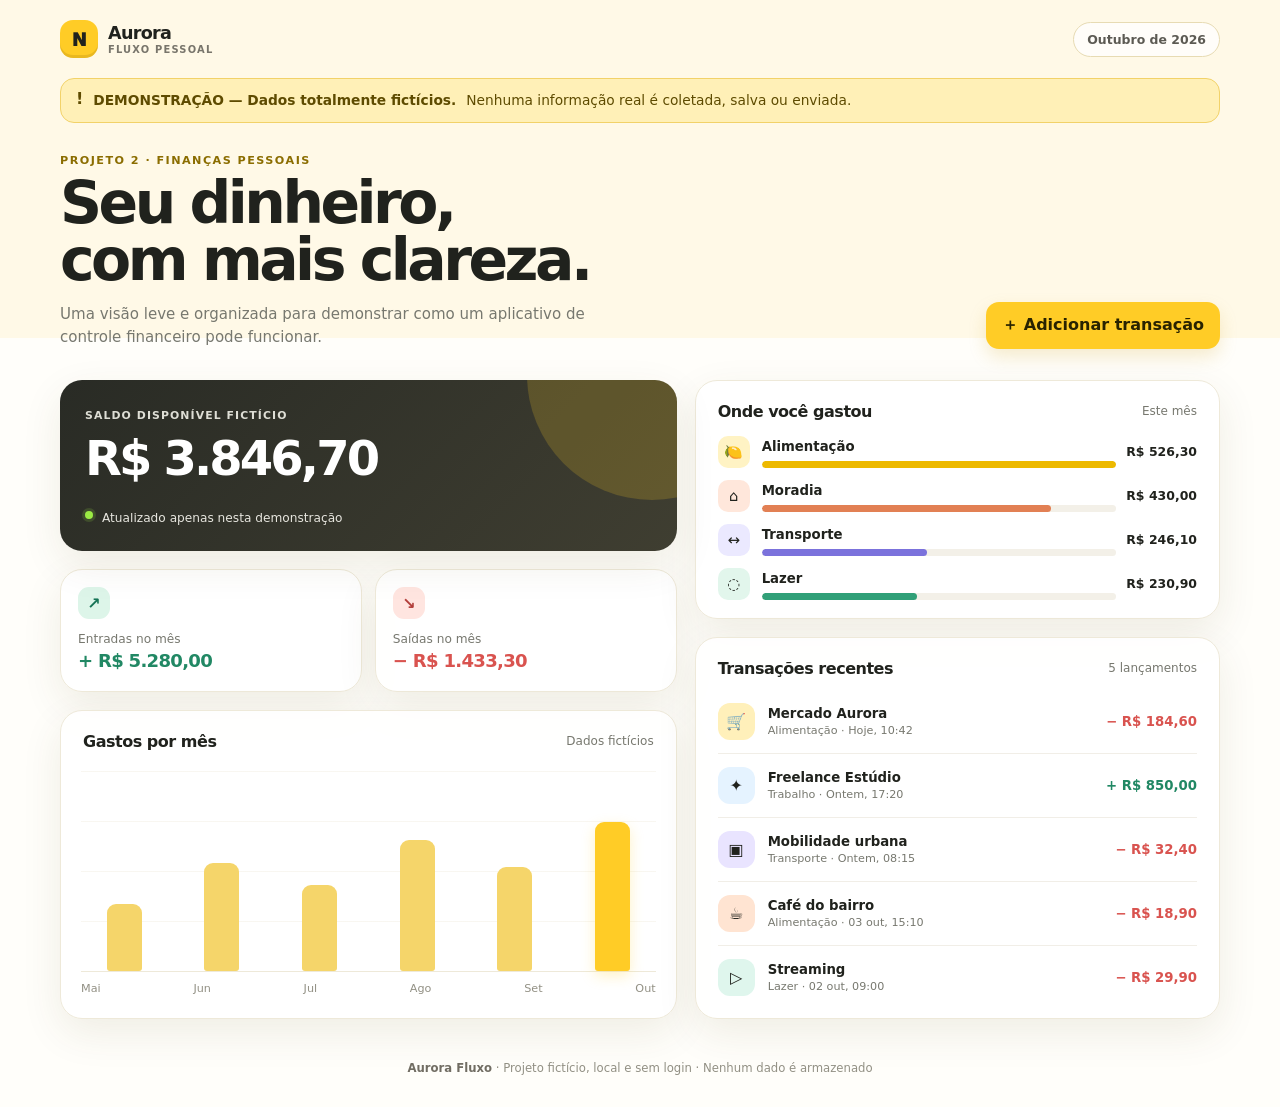
<file: demo-finance.html>
<!doctype html>
<html lang="pt-BR">
<head>
  <meta charset="utf-8">
  <meta name="viewport" content="width=device-width, initial-scale=1">
  <meta name="description" content="Demo fictícia de controle financeiro pessoal da Aurora.">
  <title>Aurora Fluxo — Controle financeiro demonstrativo</title>
  <style>
    :root{--yellow:#ffcc26;--yellow-deep:#eeb600;--ink:#20221d;--muted:#77786f;--paper:#fffefa;--wash:#fff9e6;--line:#eee9d9;--green:#218864;--red:#d9534f;--blue:#3b7ddd;--radius:22px;--shadow:0 14px 42px rgba(83,64,6,.09)}
    *{box-sizing:border-box} html{scroll-behavior:smooth} body{margin:0;min-width:320px;background:linear-gradient(180deg,#fff9e7 0 338px,#fffefa 338px);color:var(--ink);font-family:Inter,ui-sans-serif,system-ui,-apple-system,BlinkMacSystemFont,"Segoe UI",sans-serif}
    button,input,select{font:inherit}.shell{width:min(1160px,calc(100% - 32px));margin:auto}.top{height:78px;display:flex;align-items:center;justify-content:space-between;gap:15px}.brand{display:flex;align-items:center;gap:10px;font-size:1.1rem;font-weight:850;letter-spacing:-.04em}.logo{width:38px;height:38px;border-radius:13px;display:grid;place-items:center;background:var(--yellow);box-shadow:inset 0 -3px rgba(126,86,0,.17);font-weight:950;font-size:1.12rem}.brand small{display:block;font-size:.62rem;text-transform:uppercase;letter-spacing:.12em;color:#78756b;font-weight:750;margin-top:1px}.period{border:1px solid #e7dbb3;background:rgba(255,255,255,.75);color:#5c5a53;border-radius:99px;padding:9px 13px;font-size:.78rem;font-weight:700}
    .warning{display:flex;align-items:flex-start;gap:10px;background:#fff0b7;border:1px solid #f2d269;padding:12px 15px;border-radius:14px;color:#5e4b00;font-size:.86rem;line-height:1.38}.warning b{font-size:1rem;line-height:1}
    .hero{padding:31px 0 31px;display:flex;justify-content:space-between;gap:25px;align-items:end}.kicker{margin:0 0 8px;color:#8b6d00;font-size:.7rem;letter-spacing:.13em;text-transform:uppercase;font-weight:850}.hero h1{margin:0;letter-spacing:-.06em;font-size:clamp(2rem,5vw,3.65rem);line-height:.98}.hero p:not(.kicker){margin:14px 0 0;color:var(--muted);max-width:570px;line-height:1.5;font-size:.94rem}.new-btn{flex:0 0 auto;border:0;cursor:pointer;color:#292300;background:var(--yellow);border-radius:13px;padding:13px 16px;font-weight:850;box-shadow:0 8px 18px rgba(198,148,0,.18);transition:.2s transform,.2s filter}.new-btn:hover{filter:brightness(1.04);transform:translateY(-2px)}
    .dashboard{display:grid;grid-template-columns:1.08fr .92fr;gap:18px;padding-bottom:42px}.column{display:grid;gap:18px}.card{background:rgba(255,255,255,.92);border:1px solid var(--line);border-radius:var(--radius);box-shadow:var(--shadow)}.balance{padding:24px 25px;background:linear-gradient(135deg,#292b25,#3f3e31);color:#fff;border:0;position:relative;overflow:hidden}.balance:after{content:"";position:absolute;width:250px;height:250px;border-radius:50%;right:-100px;top:-130px;background:var(--yellow);opacity:.19}.balance-label{position:relative;z-index:1;color:#deded5;text-transform:uppercase;letter-spacing:.1em;font-weight:750;font-size:.68rem}.balance-value{position:relative;z-index:1;display:block;margin:7px 0 25px;font-size:clamp(2rem,5vw,3rem);font-weight:850;letter-spacing:-.06em}.balance-foot{position:relative;z-index:1;display:flex;gap:9px;font-size:.76rem;color:#e7e6df}.live{display:inline-block;width:8px;height:8px;border-radius:50%;background:#9bea44;box-shadow:0 0 0 3px rgba(155,234,68,.16)}
    .mini-grid{display:grid;grid-template-columns:1fr 1fr;gap:13px}.mini{padding:17px}.mini i{width:32px;height:32px;display:grid;place-items:center;border-radius:11px;font-style:normal;font-weight:900;font-size:1rem}.mini.in i{color:#157355;background:#ddf5e9}.mini.out i{color:#b23e3a;background:#ffe5e0}.mini label{display:block;margin-top:13px;color:var(--muted);font-size:.76rem}.mini strong{display:block;margin-top:4px;font-size:1.13rem;letter-spacing:-.04em}.positive{color:var(--green)}.negative{color:var(--red)}
    .card-head{display:flex;align-items:center;justify-content:space-between;padding:21px 22px 12px}.card-head h2{margin:0;font-size:1rem;letter-spacing:-.03em}.card-head span{font-size:.75rem;color:var(--muted)}.chart-box{padding:4px 20px 20px}.chart{height:205px;display:flex;align-items:flex-end;justify-content:space-between;gap:11px;border-bottom:1px solid var(--line);background:repeating-linear-gradient(to top,transparent 0,transparent 49px,#f2eee3 50px)}.bar-wrap{height:100%;display:flex;flex:1;min-width:22px;align-items:flex-end;justify-content:center;position:relative}.bar{width:min(35px,85%);height:var(--h);border-radius:9px 9px 3px 3px;background:var(--c,#f5d56a);transition:height .25s}.bar.now{background:var(--yellow);box-shadow:0 5px 14px rgba(255,204,38,.26)}.bar-wrap:hover .bar{filter:brightness(.93)}.bar-wrap:hover:after{content:attr(data-label);position:absolute;bottom:calc(var(--h) + 9px);z-index:2;color:#fff;background:#292b25;padding:4px 6px;border-radius:6px;font-size:.67rem;white-space:nowrap}.months{display:flex;justify-content:space-between;padding-top:10px;color:#929084;font-size:.7rem}
    .categories{padding:3px 22px 18px;display:grid;gap:12px}.category{display:grid;grid-template-columns:34px 1fr auto;align-items:center;gap:10px}.cat-icon{width:32px;height:32px;border-radius:10px;display:grid;place-items:center;font-size:.93rem}.cat-name{font-size:.83rem;font-weight:700}.cat-bar{height:7px;border-radius:99px;background:#f3f0e8;margin-top:6px;overflow:hidden}.cat-bar span{display:block;height:100%;border-radius:inherit;background:var(--color);width:var(--width)}.cat-amount{font-size:.78rem;font-weight:800}
    .transactions{overflow:hidden}.transaction-list{padding:0 22px 9px}.txn{display:grid;grid-template-columns:39px minmax(0,1fr) auto;gap:11px;align-items:center;padding:13px 0;border-bottom:1px solid #f1eee7}.txn:last-child{border-bottom:0}.txn-icon{width:37px;height:37px;border-radius:12px;display:grid;place-items:center;background:var(--icon-bg,#fff1bf);font-size:1rem}.txn-name{display:block;font-size:.83rem;font-weight:760;overflow:hidden;text-overflow:ellipsis;white-space:nowrap}.txn-date{display:block;margin-top:3px;font-size:.7rem;color:var(--muted)}.txn-value{font-size:.83rem;font-weight:850;white-space:nowrap}.empty-txns{padding:22px;color:var(--muted);font-size:.82rem;text-align:center}.privacy{padding:0 0 32px;text-align:center;color:#929084;font-size:.73rem}.privacy b{color:#716d63}
    dialog{width:min(460px,calc(100% - 28px));padding:0;border:0;border-radius:22px;box-shadow:0 26px 70px rgba(40,31,1,.28);color:var(--ink)}dialog::backdrop{background:rgba(55,43,4,.3);backdrop-filter:blur(3px)}.modal{padding:25px}.modal-top{display:flex;justify-content:space-between;align-items:flex-start;gap:18px}.modal h2{font-size:1.24rem;letter-spacing:-.045em;margin:0}.modal p{margin:7px 0 19px;color:var(--muted);font-size:.82rem;line-height:1.48}.close{border:0;background:#f4f1e9;border-radius:9px;width:31px;height:31px;cursor:pointer;font-size:1.2rem;color:#706e65}.form{display:grid;gap:12px}.form-row{display:grid;grid-template-columns:1fr 1fr;gap:12px}.field label{display:block;margin:0 0 6px;font-size:.72rem;color:#64645e;font-weight:750}.field input,.field select{width:100%;border:1px solid #e7e2d4;background:#fffefa;border-radius:11px;padding:11px;color:var(--ink);outline:none;font-size:.86rem}.field input:focus,.field select:focus{border-color:#e7ba13;box-shadow:0 0 0 3px rgba(255,204,38,.2)}.type-toggle{display:flex;border-radius:11px;background:#f3f0e7;padding:3px}.type-toggle button{flex:1;border:0;border-radius:8px;padding:8px;background:transparent;color:#737168;font-size:.78rem;font-weight:800;cursor:pointer}.type-toggle button.active{background:#fff;color:#37352e;box-shadow:0 2px 5px rgba(0,0,0,.08)}.save{border:0;border-radius:12px;background:var(--yellow);padding:12px;cursor:pointer;color:#302700;font-weight:850}.form-note{margin:0;text-align:center;color:#99958b;font-size:.68rem}
    @media(max-width:800px){.dashboard{grid-template-columns:1fr}.column.right{display:contents}.transactions{order:2}.hero{align-items:start;flex-direction:column}.new-btn{width:100%}}@media(max-width:470px){.shell{width:min(100% - 24px,1160px)}.top{height:68px}.period{font-size:.69rem}.hero{padding:24px 0}.dashboard{gap:13px}.card-head{padding:18px 17px 10px}.balance{padding:22px}.mini-grid{gap:10px}.mini{padding:14px}.chart-box{padding:2px 16px 17px}.categories,.transaction-list{padding-left:17px;padding-right:17px}.form-row{grid-template-columns:1fr}}
  </style>
</head>
<body>
  <header class="shell top"><div class="brand"><span class="logo">N</span><span>Aurora <small>Fluxo pessoal</small></span></div><span class="period">Outubro de 2026</span></header>
  <div class="shell"><aside class="warning" role="note"><b>!</b><strong>DEMONSTRAÇÃO — Dados totalmente fictícios.</strong> Nenhuma informação real é coletada, salva ou enviada.</aside></div>
  <section class="shell hero"><div><p class="kicker">Projeto 2 · Finanças pessoais</p><h1>Seu dinheiro,<br>com mais clareza.</h1><p>Uma visão leve e organizada para demonstrar como um aplicativo de controle financeiro pode funcionar.</p></div><button class="new-btn" id="openModal">＋ Adicionar transação</button></section>

  <main class="shell dashboard">
    <section class="column left">
      <article class="card balance"><span class="balance-label">Saldo disponível fictício</span><strong class="balance-value" id="balance">R$ 3.846,70</strong><div class="balance-foot"><i class="live"></i> Atualizado apenas nesta demonstração</div></article>
      <div class="mini-grid"><article class="card mini in"><i>↗</i><label>Entradas no mês</label><strong class="positive" id="income">+ R$ 5.280,00</strong></article><article class="card mini out"><i>↘</i><label>Saídas no mês</label><strong class="negative" id="expense">− R$ 1.433,30</strong></article></div>
      <article class="card"><div class="card-head"><h2>Gastos por mês</h2><span>Dados fictícios</span></div><div class="chart-box"><div class="chart" id="chart"><div class="bar-wrap" style="--h:33%" data-label="R$ 640"><i class="bar"></i></div><div class="bar-wrap" style="--h:53%" data-label="R$ 1.040"><i class="bar"></i></div><div class="bar-wrap" style="--h:42%" data-label="R$ 820"><i class="bar"></i></div><div class="bar-wrap" style="--h:64%" data-label="R$ 1.260"><i class="bar"></i></div><div class="bar-wrap" style="--h:51%" data-label="R$ 1.010"><i class="bar"></i></div><div class="bar-wrap" style="--h:73%" data-label="R$ 1.433"><i class="bar now"></i></div></div><div class="months"><span>Mai</span><span>Jun</span><span>Jul</span><span>Ago</span><span>Set</span><span>Out</span></div></div></article>
    </section>
    <section class="column right">
      <article class="card"><div class="card-head"><h2>Onde você gastou</h2><span>Este mês</span></div><div class="categories" id="categories"></div></article>
      <article class="card transactions"><div class="card-head"><h2>Transações recentes</h2><span id="transactionCount">5 lançamentos</span></div><div class="transaction-list" id="transactionList"></div></article>
    </section>
  </main>
  <footer class="shell privacy"><b>Aurora Fluxo</b> · Projeto fictício, local e sem login · Nenhum dado é armazenado</footer>

  <dialog id="transactionModal" aria-labelledby="modalTitle"><div class="modal"><div class="modal-top"><div><h2 id="modalTitle">Nova transação fictícia</h2><p>Ela aparece apenas nesta tela e desaparece ao recarregar a página.</p></div><button class="close" id="closeModal" aria-label="Fechar">×</button></div><form class="form" id="transactionForm"><div class="type-toggle"><button type="button" class="active" data-type="expense">Saída</button><button type="button" data-type="income">Entrada</button></div><div class="field"><label for="description">Descrição</label><input id="description" maxlength="28" placeholder="Ex.: Cinema fictício" required></div><div class="form-row"><div class="field"><label for="amount">Valor</label><input id="amount" type="number" min="0.01" step="0.01" placeholder="0,00" required></div><div class="field"><label for="category">Categoria</label><select id="category"><option>Outros</option><option>Alimentação</option><option>Transporte</option><option>Lazer</option><option>Moradia</option><option>Trabalho</option></select></div></div><button class="save" type="submit">Adicionar à demonstração</button><p class="form-note">Dados totalmente fictícios — nada será salvo.</p></form></div></dialog>

  <script>
    const transactions=[
      {name:'Mercado Aurora',cat:'Alimentação',date:'Hoje, 10:42',amount:-184.60,icon:'🛒',color:'#fff0ba'},
      {name:'Freelance Estúdio',cat:'Trabalho',date:'Ontem, 17:20',amount:850,icon:'✦',color:'#e5f3ff'},
      {name:'Mobilidade urbana',cat:'Transporte',date:'Ontem, 08:15',amount:-32.40,icon:'▣',color:'#e9e4ff'},
      {name:'Café do bairro',cat:'Alimentação',date:'03 out, 15:10',amount:-18.90,icon:'☕',color:'#ffe4d2'},
      {name:'Streaming',cat:'Lazer',date:'02 out, 09:00',amount:-29.90,icon:'▷',color:'#dff6ed'}
    ];
    const categoryData=[{name:'Alimentação',amount:526.30,icon:'🍋',color:'#edb900',bg:'#fff3c4'},{name:'Moradia',amount:430,icon:'⌂',color:'#e28054',bg:'#ffe7db'},{name:'Transporte',amount:246.10,icon:'↔',color:'#7b72dc',bg:'#ebe9ff'},{name:'Lazer',amount:230.90,icon:'◌',color:'#31a078',bg:'#e2f6ec'}];
    const money=new Intl.NumberFormat('pt-BR',{style:'currency',currency:'BRL'}); let type='expense'; let balance=3846.70;
    const list=document.getElementById('transactionList'), categories=document.getElementById('categories'), modal=document.getElementById('transactionModal');
    function renderCategories(){const max=Math.max(...categoryData.map(x=>x.amount));categories.innerHTML=categoryData.map(c=>`<div class="category"><span class="cat-icon" style="background:${c.bg}">${c.icon}</span><div><span class="cat-name">${c.name}</span><div class="cat-bar"><span style="--width:${(c.amount/max)*100}%;--color:${c.color}"></span></div></div><span class="cat-amount">${money.format(c.amount)}</span></div>`).join('')}
    function renderTransactions(){list.innerHTML=transactions.length?transactions.map(t=>`<article class="txn"><span class="txn-icon" style="--icon-bg:${t.color}">${t.icon}</span><div><span class="txn-name">${escapeHtml(t.name)}</span><span class="txn-date">${t.cat} · ${t.date}</span></div><span class="txn-value ${t.amount>=0?'positive':'negative'}">${t.amount>=0?'+ ':'− '}${money.format(Math.abs(t.amount))}</span></article>`).join(''):'<div class="empty-txns">Nenhuma transação fictícia ainda.</div>';document.getElementById('transactionCount').textContent=`${transactions.length} ${transactions.length===1?'lançamento':'lançamentos'}`}
    function escapeHtml(text){const div=document.createElement('div');div.textContent=text;return div.innerHTML}
    document.getElementById('openModal').addEventListener('click',()=>modal.showModal()); document.getElementById('closeModal').addEventListener('click',()=>modal.close());modal.addEventListener('click',e=>{if(e.target===modal)modal.close()});
    document.querySelectorAll('[data-type]').forEach(btn=>btn.addEventListener('click',()=>{type=btn.dataset.type;document.querySelectorAll('[data-type]').forEach(b=>b.classList.toggle('active',b===btn))}));
    document.getElementById('transactionForm').addEventListener('submit',e=>{e.preventDefault();const name=document.getElementById('description').value.trim();const amount=Number(document.getElementById('amount').value);const cat=document.getElementById('category').value;if(!name||!amount)return;const signed=type==='income'?amount:-amount;transactions.unshift({name,cat,date:'Agora mesmo',amount:signed,icon:type==='income'?'↗':'◌',color:type==='income'?'#e3f5ea':'#fff0ba'});balance+=signed;document.getElementById('balance').textContent=money.format(balance);renderTransactions();e.target.reset();type='expense';document.querySelectorAll('[data-type]').forEach(b=>b.classList.toggle('active',b.dataset.type==='expense'));modal.close()});
    renderCategories();renderTransactions();
  </script>
</body>
</html>
</file>
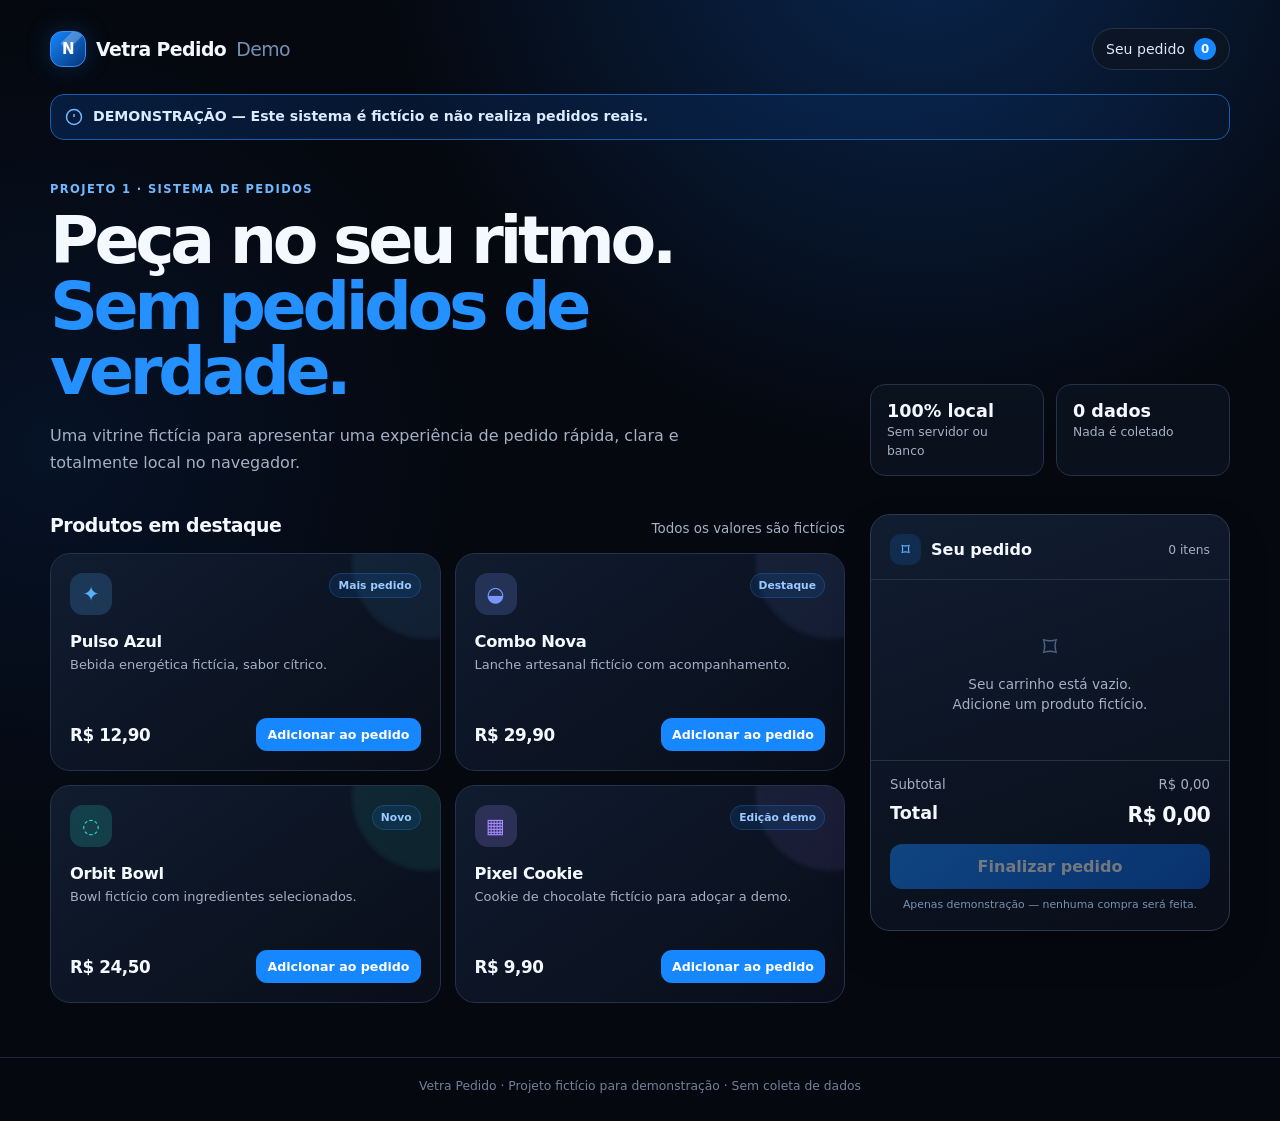
<file: demo-orders.html>
<!doctype html>
<html lang="pt-BR">
<head>
  <meta charset="utf-8" />
  <meta name="viewport" content="width=device-width, initial-scale=1" />
  <meta name="description" content="Demonstração fictícia de sistema de pedidos da Vetra Pedido." />
  <title>Vetra Pedido | Pedido demonstrativo</title>
  <style>
    :root {
      --bg: #05080f;
      --panel: #0d1422;
      --panel-2: #111d31;
      --line: #24324a;
      --text: #f4f8ff;
      --muted: #a4b0c4;
      --blue: #1687ff;
      --blue-2: #0b58c7;
      --blue-glow: rgba(22, 135, 255, .24);
      --danger: #ff6073;
      --radius: 20px;
    }
    * { box-sizing: border-box; }
    html { scroll-behavior: smooth; }
    body {
      margin: 0; min-width: 320px; color: var(--text); background:
        radial-gradient(circle at 72% -8%, rgba(19, 104, 220, .31), transparent 34rem),
        radial-gradient(circle at 4% 40%, rgba(10, 64, 143, .18), transparent 26rem), var(--bg);
      font-family: Inter, ui-sans-serif, system-ui, -apple-system, BlinkMacSystemFont, "Segoe UI", sans-serif;
    }
    button { font: inherit; }
    .wrap { width: min(1180px, calc(100% - 32px)); margin: 0 auto; }
    header { padding: 28px 0 20px; }
    .topbar { display: flex; align-items: center; justify-content: space-between; gap: 20px; }
    .brand { display: inline-flex; align-items: center; gap: 10px; color: var(--text); font-weight: 800; font-size: 1.18rem; letter-spacing: -.03em; text-decoration: none; }
    .brand-mark { position: relative; display: grid; place-items: center; width: 36px; height: 36px; border: 1px solid #348fff; border-radius: 12px; color: white; background: linear-gradient(135deg, #1687ff, #063477); box-shadow: 0 0 26px var(--blue-glow); overflow: hidden; }
    .brand-mark::after { content: ""; position: absolute; width: 40px; height: 10px; background: rgba(255,255,255,.25); rotate: -45deg; top: -4px; right: -13px; }
    .brand-mark span { font-size: .94rem; z-index: 1; }
    .cart-pill { display: inline-flex; align-items: center; gap: 9px; border: 1px solid var(--line); padding: 9px 13px; color: #dce9fb; background: rgba(13, 20, 34, .7); border-radius: 99px; font-size: .88rem; }
    .cart-dot { display: grid; place-items: center; min-width: 22px; height: 22px; padding: 0 5px; border-radius: 50px; background: var(--blue); font-size: .74rem; font-weight: 800; color: #fff; }
    .notice { display: flex; align-items: flex-start; gap: 10px; border: 1px solid #1b5ba8; border-radius: 14px; padding: 12px 14px; margin: 4px 0 28px; background: linear-gradient(90deg, rgba(11, 88, 199, .24), rgba(11, 88, 199, .05)); color: #d9ebff; font-size: .88rem; line-height: 1.4; }
    .notice svg { flex: 0 0 auto; margin-top: 1px; color: #72b8ff; }
    .hero { display: grid; grid-template-columns: minmax(0, 1fr) 360px; gap: 34px; align-items: end; padding: 14px 0 38px; }
    .eyebrow { margin: 0 0 12px; color: #71b8ff; font-weight: 750; letter-spacing: .12em; text-transform: uppercase; font-size: .72rem; }
    h1 { margin: 0; max-width: 690px; font-size: clamp(2.15rem, 5.2vw, 4.55rem); letter-spacing: -.065em; line-height: .99; }
    h1 strong { color: #2590ff; font-weight: 850; }
    .intro { max-width: 630px; color: var(--muted); line-height: 1.65; margin: 18px 0 0; }
    .hero-stats { display: grid; grid-template-columns: 1fr 1fr; gap: 12px; }
    .stat { padding: 16px; background: rgba(13, 20, 34, .76); border: 1px solid var(--line); border-radius: 15px; }
    .stat b { display: block; font-size: 1.1rem; }
    .stat span { color: var(--muted); font-size: .77rem; }
    main { display: grid; grid-template-columns: minmax(0, 1fr) 360px; gap: 25px; padding-bottom: 54px; }
    .section-heading { display: flex; align-items: end; justify-content: space-between; gap: 12px; margin-bottom: 17px; }
    h2 { font-size: 1.18rem; margin: 0; letter-spacing: -.025em; }
    .section-heading span { color: var(--muted); font-size: .84rem; }
    .products { display: grid; grid-template-columns: repeat(2, minmax(0, 1fr)); gap: 14px; }
    .product { overflow: hidden; position: relative; min-height: 218px; padding: 19px; border: 1px solid var(--line); background: linear-gradient(145deg, rgba(17,29,49,.94), rgba(9,14,25,.94)); border-radius: var(--radius); display: flex; flex-direction: column; justify-content: space-between; transition: transform .22s ease, border-color .22s ease, box-shadow .22s ease; }
    .product:hover { transform: translateY(-3px); border-color: #327bd4; box-shadow: 0 15px 30px rgba(0,0,0,.25); }
    .product::after { content: ""; position: absolute; width: 150px; height: 150px; right: -62px; top: -65px; border-radius: 50%; background: var(--product-color, #1687ff); opacity: .09; filter: blur(2px); }
    .product-top { position: relative; z-index: 1; display: flex; justify-content: space-between; gap: 12px; }
    .product-icon { display: grid; place-items: center; width: 42px; height: 42px; border-radius: 13px; background: color-mix(in srgb, var(--product-color, #1687ff) 20%, transparent); color: var(--product-color, #1687ff); font-size: 1.28rem; font-weight: 900; }
    .badge { align-self: start; color: #9dcaff; background: rgba(22,135,255,.12); border: 1px solid rgba(47,144,255,.24); border-radius: 99px; padding: 5px 8px; font-size: .67rem; font-weight: 760; }
    .product h3 { margin: 17px 0 5px; font-size: 1.02rem; letter-spacing: -.02em; }
    .product p { margin: 0; color: var(--muted); font-size: .81rem; line-height: 1.45; }
    .product-bottom { position: relative; z-index: 1; display: flex; align-items: center; justify-content: space-between; gap: 8px; margin-top: 18px; }
    .price { font-size: 1.05rem; letter-spacing: -.025em; font-weight: 800; }
    .add { cursor: pointer; appearance: none; border: 0; color: #fff; background: var(--blue); border-radius: 11px; padding: 9px 11px; font-size: .79rem; font-weight: 750; transition: background .2s ease, transform .2s ease; }
    .add:hover { background: #379cff; transform: scale(1.02); }
    .add:active { transform: scale(.98); }
    .cart { position: sticky; top: 16px; height: max-content; border: 1px solid #2c3a51; background: linear-gradient(160deg, rgba(17,29,49,.98), rgba(9,14,25,.98)); border-radius: var(--radius); overflow: hidden; box-shadow: 0 20px 40px rgba(0,0,0,.2); }
    .cart-header { display: flex; justify-content: space-between; align-items: center; padding: 19px 19px 14px; border-bottom: 1px solid var(--line); }
    .cart-title { display: flex; align-items: center; gap: 10px; font-weight: 800; }
    .cart-icon { display: grid; place-items: center; width: 31px; height: 31px; border-radius: 10px; background: rgba(22,135,255,.16); color: #65b2ff; }
    #cartCountLabel { color: var(--muted); font-size: .77rem; }
    .cart-items { min-height: 174px; max-height: 348px; overflow: auto; padding: 6px 19px; }
    .empty { display: grid; place-items: center; min-height: 168px; color: var(--muted); text-align: center; font-size: .85rem; line-height: 1.5; }
    .empty span { display: block; color: #4b6383; font-size: 1.8rem; margin-bottom: 5px; }
    .cart-item { display: grid; grid-template-columns: minmax(0,1fr) auto; gap: 10px; padding: 13px 0; border-bottom: 1px solid rgba(36,50,74,.78); }
    .cart-item:last-child { border-bottom: 0; }
    .item-name { display: block; font-size: .86rem; font-weight: 700; overflow: hidden; text-overflow: ellipsis; white-space: nowrap; }
    .item-unit { display: block; color: var(--muted); margin-top: 3px; font-size: .72rem; }
    .item-side { display: flex; align-items: center; gap: 8px; }
    .quantity { display: flex; align-items: center; border: 1px solid var(--line); border-radius: 9px; overflow: hidden; }
    .quantity button { display: grid; place-items: center; border: 0; background: transparent; color: #bcd1eb; width: 25px; height: 26px; cursor: pointer; font-size: 1rem; }
    .quantity button:hover { background: rgba(255,255,255,.06); color: #fff; }
    .quantity span { min-width: 20px; text-align: center; font-size: .78rem; font-weight: 750; }
    .remove { border: 0; color: #8294ad; background: transparent; cursor: pointer; font-size: 1rem; padding: 0 0 0 1px; }
    .remove:hover { color: var(--danger); }
    .summary { border-top: 1px solid var(--line); padding: 16px 19px 19px; }
    .summary-line { display: flex; justify-content: space-between; gap: 14px; color: var(--muted); font-size: .83rem; }
    .total { margin: 11px 0 17px; color: var(--text); font-size: 1.1rem; font-weight: 850; }
    .total strong { font-size: 1.28rem; letter-spacing: -.035em; }
    .checkout { width: 100%; border: 0; cursor: pointer; border-radius: 12px; padding: 13px 15px; color: #fff; background: linear-gradient(135deg, #1687ff, #0960d9); box-shadow: 0 8px 22px rgba(11,88,199,.25); font-weight: 800; transition: filter .2s ease, transform .2s ease; }
    .checkout:hover:not(:disabled) { filter: brightness(1.1); transform: translateY(-1px); }
    .checkout:disabled { cursor: not-allowed; opacity: .43; box-shadow: none; }
    .checkout-note { display: block; color: #7691b2; text-align: center; font-size: .68rem; margin-top: 9px; }
    footer { border-top: 1px solid rgba(36,50,74,.72); padding: 21px 0 28px; color: #70819a; font-size: .77rem; text-align: center; }
    dialog { width: min(420px, calc(100% - 32px)); padding: 0; color: var(--text); border: 1px solid #2d67ac; border-radius: 20px; background: #101b2d; box-shadow: 0 24px 80px rgba(0,0,0,.65); }
    dialog::backdrop { background: rgba(0, 4, 12, .73); backdrop-filter: blur(4px); }
    .modal { padding: 28px; text-align: center; }
    .modal-symbol { display: grid; place-items: center; width: 58px; height: 58px; margin: 0 auto 15px; border-radius: 50%; background: rgba(22,135,255,.16); color: #70b8ff; font-size: 1.65rem; }
    .modal h2 { font-size: 1.35rem; }
    .modal p { color: var(--muted); line-height: 1.55; font-size: .9rem; margin: 12px 0 22px; }
    .modal button { border: 0; border-radius: 11px; padding: 11px 28px; cursor: pointer; color: #fff; background: var(--blue); font-weight: 800; }
    @media (max-width: 850px) { .hero, main { grid-template-columns: 1fr; } .hero { padding-bottom: 30px; } .hero-stats { max-width: 360px; } .cart { position: static; order: -1; } .cart-items { max-height: 250px; } }
    @media (max-width: 520px) { .wrap { width: min(100% - 24px, 1180px); } header { padding-top: 18px; } .cart-pill .cart-text { display: none; } .products { grid-template-columns: 1fr; } .hero-stats { max-width: none; } .product { min-height: 198px; } }
  </style>
</head>
<body>
  <header class="wrap">
    <div class="topbar">
      <a class="brand" href="#inicio" aria-label="Vetra Pedido, início"><span class="brand-mark"><span>N</span></span> Vetra Pedido <span style="font-weight:500;color:#7590b2">Demo</span></a>
      <div class="cart-pill" aria-label="Itens no pedido"><span class="cart-text">Seu pedido</span><span class="cart-dot" id="headerCount">0</span></div>
    </div>
  </header>

  <div class="wrap">
    <aside class="notice" role="note">
      <svg width="18" height="18" viewBox="0 0 24 24" fill="none" stroke="currentColor" stroke-width="2" aria-hidden="true"><circle cx="12" cy="12" r="10"/><path d="M12 8v4M12 16h.01"/></svg>
      <strong>DEMONSTRAÇÃO — Este sistema é fictício e não realiza pedidos reais.</strong>
    </aside>
  </div>

  <section class="wrap hero" id="inicio">
    <div>
      <p class="eyebrow">Projeto 1 · Sistema de pedidos</p>
      <h1>Peça no seu ritmo.<br><strong>Sem pedidos de verdade.</strong></h1>
      <p class="intro">Uma vitrine fictícia para apresentar uma experiência de pedido rápida, clara e totalmente local no navegador.</p>
    </div>
    <div class="hero-stats" aria-label="Características da demonstração">
      <div class="stat"><b>100% local</b><span>Sem servidor ou banco</span></div>
      <div class="stat"><b>0 dados</b><span>Nada é coletado</span></div>
    </div>
  </section>

  <main class="wrap">
    <section aria-labelledby="menuTitle">
      <div class="section-heading"><h2 id="menuTitle">Produtos em destaque</h2><span>Todos os valores são fictícios</span></div>
      <div class="products" id="productList"></div>
    </section>

    <aside class="cart" aria-labelledby="cartTitle">
      <div class="cart-header">
        <div class="cart-title"><span class="cart-icon">⌑</span><span id="cartTitle">Seu pedido</span></div>
        <span id="cartCountLabel">0 itens</span>
      </div>
      <div class="cart-items" id="cartItems" aria-live="polite"></div>
      <div class="summary">
        <div class="summary-line"><span>Subtotal</span><span id="subtotal">R$ 0,00</span></div>
        <div class="summary-line total"><span>Total</span><strong id="total">R$ 0,00</strong></div>
        <button class="checkout" id="checkoutBtn" disabled>Finalizar pedido</button>
        <small class="checkout-note">Apenas demonstração — nenhuma compra será feita.</small>
      </div>
    </aside>
  </main>

  <footer><div class="wrap">Vetra Pedido · Projeto fictício para demonstração · Sem coleta de dados</div></footer>

  <dialog id="demoModal" aria-labelledby="modalTitle">
    <div class="modal">
      <div class="modal-symbol">✓</div>
      <h2 id="modalTitle">Demonstração concluída</h2>
      <p>Este é um sistema fictício. Nenhum pedido foi enviado, nenhum pagamento foi processado e nenhum dado foi salvo.</p>
      <button id="closeModal">Entendi</button>
    </div>
  </dialog>

  <script>
    const products = [
      { id: 'pulse', name: 'Pulso Azul', description: 'Bebida energética fictícia, sabor cítrico.', price: 12.90, icon: '✦', color: '#56b1ff', badge: 'Mais pedido' },
      { id: 'nova', name: 'Combo Nova', description: 'Lanche artesanal fictício com acompanhamento.', price: 29.90, icon: '◒', color: '#7797ff', badge: 'Destaque' },
      { id: 'orbit', name: 'Orbit Bowl', description: 'Bowl fictício com ingredientes selecionados.', price: 24.50, icon: '◌', color: '#2cd7c4', badge: 'Novo' },
      { id: 'pixel', name: 'Pixel Cookie', description: 'Cookie de chocolate fictício para adoçar a demo.', price: 9.90, icon: '▦', color: '#a58aff', badge: 'Edição demo' }
    ];
    const cart = {};
    const money = new Intl.NumberFormat('pt-BR', { style: 'currency', currency: 'BRL' });
    const productList = document.getElementById('productList');
    const cartItems = document.getElementById('cartItems');
    const total = document.getElementById('total');
    const subtotal = document.getElementById('subtotal');
    const headerCount = document.getElementById('headerCount');
    const cartCountLabel = document.getElementById('cartCountLabel');
    const checkoutBtn = document.getElementById('checkoutBtn');
    const demoModal = document.getElementById('demoModal');

    function renderProducts() {
      productList.innerHTML = products.map(p => `
        <article class="product" style="--product-color:${p.color}">
          <div><div class="product-top"><span class="product-icon">${p.icon}</span><span class="badge">${p.badge}</span></div><h3>${p.name}</h3><p>${p.description}</p></div>
          <div class="product-bottom"><span class="price">${money.format(p.price)}</span><button class="add" data-add="${p.id}">Adicionar ao pedido</button></div>
        </article>`).join('');
    }

    function changeQuantity(id, delta) {
      const next = (cart[id] || 0) + delta;
      if (next <= 0) delete cart[id]; else cart[id] = next;
      renderCart();
    }

    function renderCart() {
      const selected = products.filter(p => cart[p.id]);
      const count = selected.reduce((sum, p) => sum + cart[p.id], 0);
      const orderTotal = selected.reduce((sum, p) => sum + p.price * cart[p.id], 0);
      headerCount.textContent = count;
      cartCountLabel.textContent = `${count} ${count === 1 ? 'item' : 'itens'}`;
      subtotal.textContent = money.format(orderTotal);
      total.textContent = money.format(orderTotal);
      checkoutBtn.disabled = count === 0;

      cartItems.innerHTML = selected.length ? selected.map(p => `
        <div class="cart-item"><div><span class="item-name">${p.name}</span><span class="item-unit">${money.format(p.price)} cada</span></div>
        <div class="item-side"><div class="quantity"><button aria-label="Diminuir ${p.name}" data-change="${p.id}" data-delta="-1">−</button><span>${cart[p.id]}</span><button aria-label="Aumentar ${p.name}" data-change="${p.id}" data-delta="1">+</button></div><button class="remove" aria-label="Remover ${p.name}" data-remove="${p.id}">×</button></div></div>`).join('') : '<div class="empty"><div><span>⌑</span>Seu carrinho está vazio.<br>Adicione um produto fictício.</div></div>';
    }

    document.addEventListener('click', event => {
      const add = event.target.closest('[data-add]');
      const change = event.target.closest('[data-change]');
      const remove = event.target.closest('[data-remove]');
      if (add) changeQuantity(add.dataset.add, 1);
      if (change) changeQuantity(change.dataset.change, Number(change.dataset.delta));
      if (remove) { delete cart[remove.dataset.remove]; renderCart(); }
    });
    checkoutBtn.addEventListener('click', () => demoModal.showModal());
    document.getElementById('closeModal').addEventListener('click', () => demoModal.close());
    demoModal.addEventListener('click', event => { if (event.target === demoModal) demoModal.close(); });
    renderProducts();
    renderCart();
  </script>
</body>
</html>
</file>
